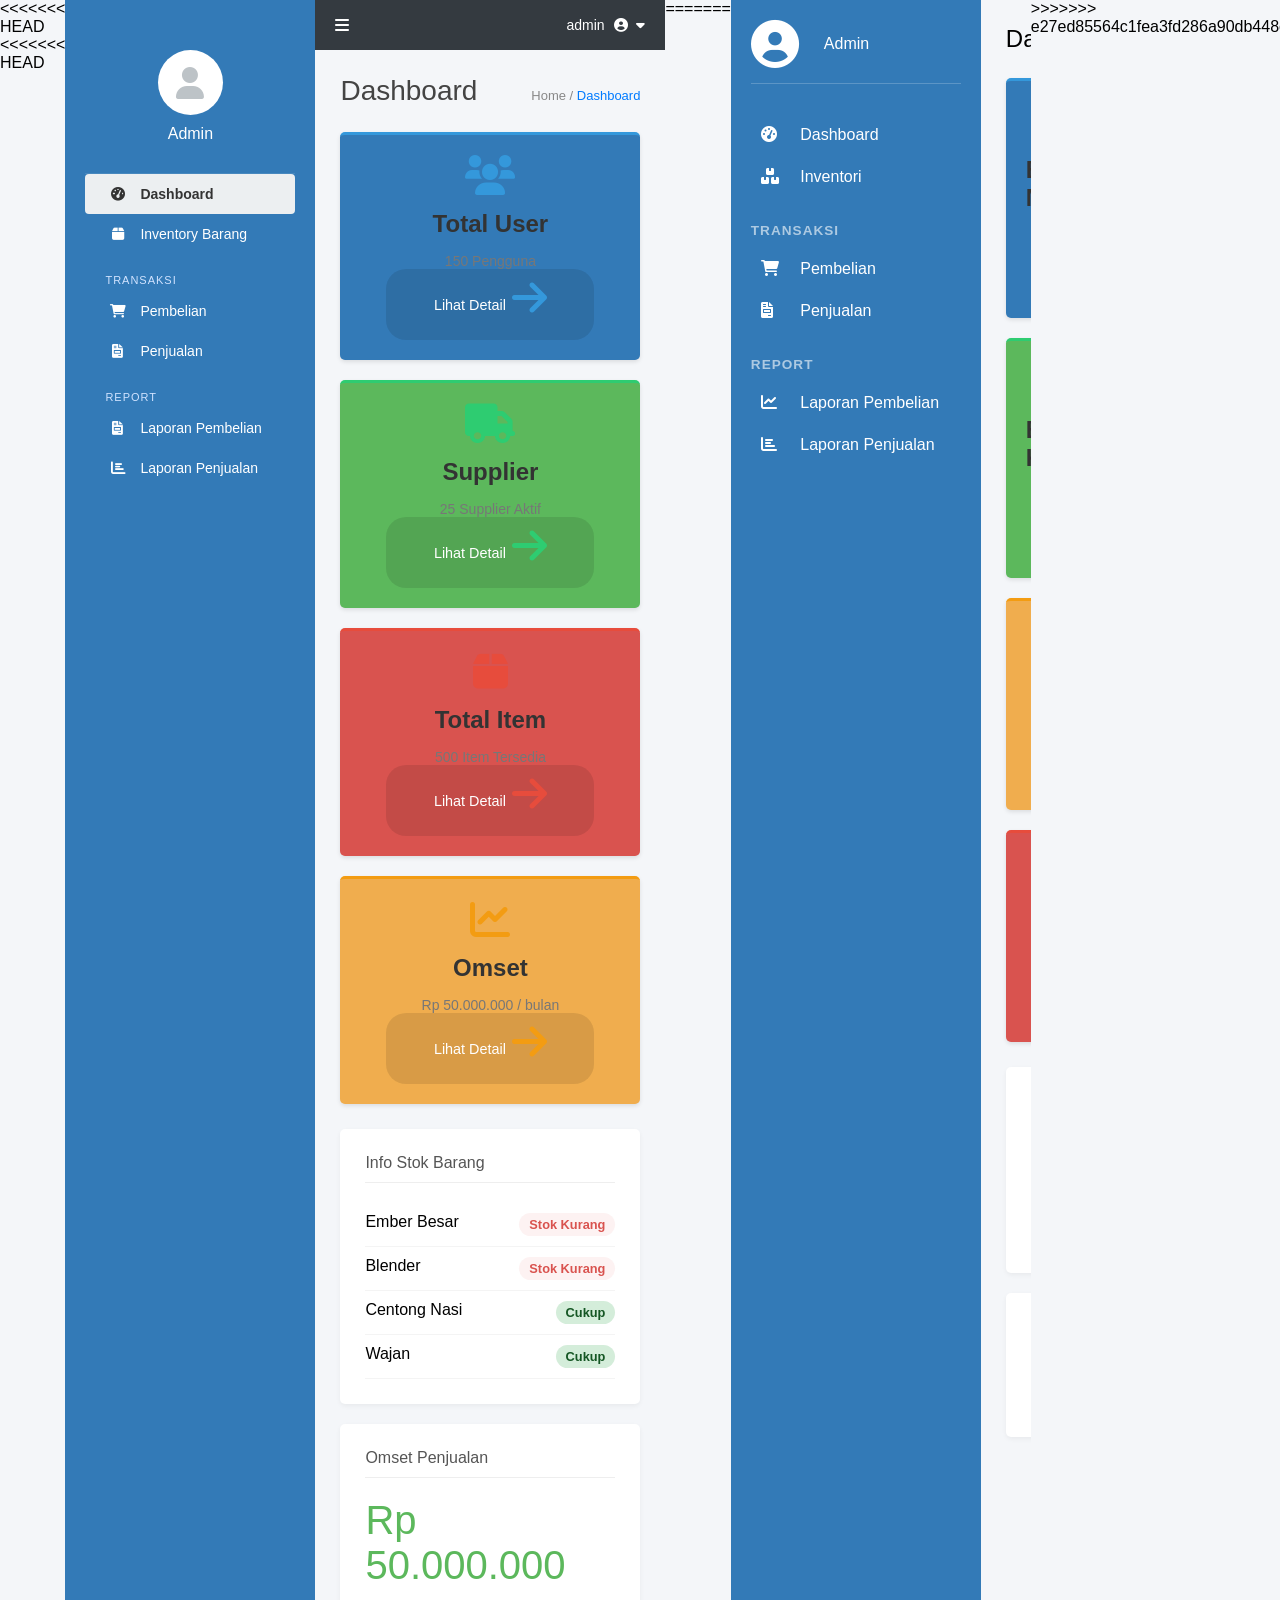
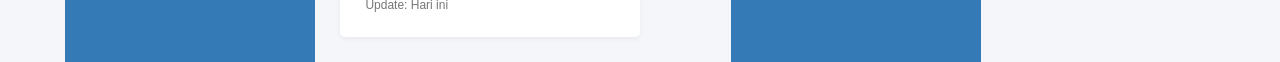
<file: index.html>
<!DOCTYPE html>
<<<<<<< HEAD
<html lang="id">
<head>
    <meta charset="UTF-8">
    <meta name="viewport" content="width=device-width, initial-scale=1.0">
    <title>Admin Dashboard - Sistem Inventaris</title>
    <link rel="stylesheet" href="https://cdnjs.cloudflare.com/ajax/libs/font-awesome/6.0.0/css/all.min.css">
    
    <style>
        * { margin: 0; padding: 0; box-sizing: border-box; font-family: 'Segoe UI', Roboto, Helvetica, Arial, sans-serif; }
        body { display: flex; background-color: #f4f6f9; min-height: 100vh; overflow-x: hidden; }
        
        /* SIDEBAR STYLING */
        .sidebar { width: 260px; background-color: #3b82f6; color: white; flex-shrink: 0; transition: all 0.3s; }
        .profile-box { padding: 30px 20px; text-align: center; border-bottom: 1px solid rgba(255,255,255,0.1); }
        .avatar-circle { width: 65px; height: 65px; background: white; border-radius: 50%; margin: 0 auto 10px; display: flex; align-items: center; justify-content: center; color: #bdc3c7; font-size: 32px; }
        
        .sidebar nav a { display: flex; align-items: center; padding: 12px 20px; color: white; text-decoration: none; font-size: 14px; transition: 0.2s; }
        .sidebar nav a i { margin-right: 12px; width: 20px; text-align: center; }
        .sidebar nav a:hover { background-color: rgba(255,255,255,0.1); }
        .sidebar nav a.active { background-color: #eceff1; color: #333; font-weight: 600; }
        
        .section-label { padding: 20px 20px 5px; font-size: 11px; text-transform: uppercase; letter-spacing: 1px; color: #d1e3ff; }
        
        /* MAIN CONTENT STYLING */
        .main-wrapper { flex-grow: 1; display: flex; flex-direction: column; }
        header { height: 50px; background-color: #343a40; display: flex; align-items: center; justify-content: space-between; padding: 0 20px; color: white; }
        .content-area { padding: 25px; }
        
        .page-title { display: flex; justify-content: space-between; align-items: baseline; margin-bottom: 25px; }
        .page-title h1 { font-weight: 400; font-size: 28px; color: #444; }
        .breadcrumb { font-size: 13px; color: #888; }
        .breadcrumb span { color: #007bff; }
        
        /* DASHBOARD CARDS */
        .card-container { display: grid; grid-template-columns: repeat(auto-fit, minmax(250px, 1fr)); gap: 20px; margin-bottom: 25px; }
        .card { background: white; border-radius: 5px; box-shadow: 0 0 15px rgba(0,0,0,0.05); border-top: 3px solid #d2d6de; padding: 20px; transition: 0.3s; }
        .card:hover { transform: translateY(-5px); box-shadow: 0 5px 20px rgba(0,0,0,0.1); }
        .card.blue { border-top-color: #3498db; }
        .card.green { border-top-color: #2ecc71; }
        .card.red { border-top-color: #e74c3c; }
        .card.orange { border-top-color: #f39c12; }
        
        .card h3 { font-size: 18px; color: #333; margin-bottom: 10px; }
        .card p { font-size: 14px; color: #777; }
        .card i { font-size: 40px; margin-bottom: 15px; }
        .card.blue i { color: #3498db; }
        .card.green i { color: #2ecc71; }
        .card.red i { color: #e74c3c; }
        .card.orange i { color: #f39c12; }
        
        .more-info-btn { display: inline-block; margin-top: 15px; color: #3b82f6; text-decoration: none; font-size: 14px; }
        .more-info-btn:hover { text-decoration: underline; }
        
        /* INFO PANELS */
        .info-container { display: grid; grid-template-columns: repeat(auto-fit, minmax(300px, 1fr)); gap: 20px; }
        .info-panel { background: white; border-radius: 5px; box-shadow: 0 0 15px rgba(0,0,0,0.05); padding: 20px; }
        .info-panel h3 { font-size: 16px; color: #333; margin-bottom: 15px; border-bottom: 2px solid #f4f4f4; padding-bottom: 10px; }
        .info-panel ul { list-style: none; }
        .info-panel li { display: flex; justify-content: space-between; padding: 10px 0; border-bottom: 1px solid #f4f4f4; }
        .stok-status { font-size: 12px; padding: 4px 8px; border-radius: 4px; }
        .stok-status.kurang { background-color: #f8d7da; color: #721c24; }
        .stok-status.cukup { background-color: #d4edda; color: #155724; }
        .omset-value { font-size: 24px; color: #2ecc71; font-weight: bold; }
=======
<html lang="en">
<head>
    <meta charset="UTF-8">
    <meta name="viewport" content="width=device-width, initial-scale=1.0">
    <title>Sistem Inventori Barang</title>
    <link rel="stylesheet" href="https://cdnjs.cloudflare.com/ajax/libs/font-awesome/6.0.0/css/all.min.css">
    
    <style>
        body {
            font-family: 'Segoe UI', Arial, sans-serif;
            margin: 0;
            padding: 0;
            display: flex;
            height: 100vh;
            background-color: #f4f4f4;
        }

        .sidebar {
            width: 250px;
            background-color: #337ab7;
            color: #fff;
            padding: 20px;
            box-sizing: border-box;
            flex-shrink: 0;
        }

        .admin-profile {
            display: flex;
            align-items: center;
            margin-bottom: 30px;
            padding-bottom: 15px;
            border-bottom: 1px solid rgba(255, 255, 255, 0.2);
        }

        .admin-profile i {
            font-size: 3rem;
            margin-right: 15px;
        }

        .sidebar a {
            display: block;
            color: #fff;
            text-decoration: none;
            padding: 12px 10px;
            border-radius: 4px;
            transition: background-color 0.3s;
        }

        .sidebar a i:first-child {
            width: 25px;
            margin-right: 10px;
        }

        .sidebar a:hover {
            background-color: rgba(255, 255, 255, 0.1);
        }

        .sidebar h3 {
            margin-top: 25px;
            margin-bottom: 10px;
            font-size: 0.85rem;
            text-transform: uppercase;
            letter-spacing: 1px;
            color: rgba(255, 255, 255, 0.6);
        }

        .main-content {
            flex: 1;
            padding: 25px;
            box-sizing: border-box;
            overflow-y: auto;
        }

        .header {
            display: flex;
            justify-content: space-between;
            align-items: center;
            margin-bottom: 25px;
        }

        .header h2 {
            margin: 0;
            font-weight: 400;
        }

        .user-info {
            display: flex;
            align-items: center;
        }

        .user-info i {
            font-size: 1.5rem;
            margin-left: 10px;
            color: #888;
        }

        .card-container {
            display: flex;
            gap: 20px;
            margin-bottom: 25px;
            flex-wrap: wrap; 
        }

        .card {
            flex: 1;
            min-width: 200px;
            padding: 20px;
            color: #fff;
            border-radius: 5px;
            position: relative;
            box-shadow: 0 2px 4px rgba(0,0,0,0.1);
            display: flex;
            flex-direction: column;
            align-items: center;
        }

        .main-card-icon {
            font-size: 3rem; 
            margin-bottom: 15px;
            opacity: 0.3;
        }

        .card h3 {
            margin: 0 0 15px 0;
            font-weight: 600;
            font-size: 1.5rem;
        }

        .card.blue { background-color: #337ab7; }
        .card.green { background-color: #5cb85c; }
        .card.red { background-color: #d9534f; }
        .card.orange { background-color: #f0ad4e; }

        .more-info-btn {
            color: #fff;
            text-decoration: none;
            font-size: 0.9rem;
            margin-top: auto;
            display: flex;
            align-items: center;
            justify-content: center;
            gap: 6px;
            background-color: rgba(0, 0, 0, 0.1); 
            padding: 8px 15px;
            border-radius: 20px;
            width: 80%;
            transition: background-color 0.3s;
        }

        .more-info-btn:hover {
            background-color: rgba(0, 0, 0, 0.2);
        }

        .small-arrow {
            font-size: 0.9rem;
        }

        .info-container {
            display: flex;
            gap: 20px;
            flex-wrap: wrap;
        }

        .info-panel {
            flex: 1;
            min-width: 300px;
            background-color: #fff;
            padding: 25px;
            border-radius: 5px;
            box-shadow: 0 2px 5px rgba(0, 0, 0, 0.05);
        }

        .info-panel h3 {
            margin-top: 0;
            margin-bottom: 20px;
            font-weight: 400;
            color: #555;
            border-bottom: 1px solid #eee;
            padding-bottom: 10px;
        }

        .info-stock ul {
            list-style: none;
            padding: 0;
            margin: 0;
        }

        .info-stock li {
            padding: 15px 0;
            border-bottom: 1px solid #eee;
            display: flex;
            justify-content: space-between;
            align-items: center;
        }

        .info-stock li:last-child {
            border-bottom: none;
        }

        .stok-status {
            font-size: 0.8rem;
            padding: 4px 10px;
            border-radius: 12px;
            font-weight: bold;
        }

        .stok-status.kurang {
            background-color: #fdf2f2;
            color: #d9534f;
        }

        .omset-value {
            font-size: 2.5rem;
            color: #5cb85c;
            margin: 10px 0 0 0;
            font-weight: 300;
        }
>>>>>>> e27ed85564c1fea3fd286a90db448e10c9854435
    </style>
</head>
<body>

<<<<<<< HEAD
    <aside class="sidebar">
        <div class="profile-box">
            <div class="avatar-circle"><i class="fa fa-user"></i></div>
            <p>Admin</p>
        </div>
        
        <nav>
            <!-- Link Dashboard (Active) -->
            <a href="index.html" class="active"><i class="fa fa-tachometer-alt"></i> Dashboard</a>
            
            <!-- Link Inventory Barang -->
            <a href="Barang.html"><i class="fa fa-box"></i> Inventory Barang</a>
            
            <div class="section-label">Transaksi</div>
            <a href="#"><i class="fa fa-shopping-cart"></i> Pembelian</a>
            <a href="#"><i class="fa fa-file-invoice"></i> Penjualan</a>
            
            <div class="section-label">Report</div>
            <!-- Link Laporan Pembelian -->
            <a href="LaporanPembelian.html"><i class="fa fa-file-invoice"></i> Laporan Pembelian</a>
            <!-- Link Laporan Penjualan -->
            <a href="LaporanPenjualan.html"><i class="fa fa-chart-bar"></i> Laporan Penjualan</a>
        </nav>
    </aside>

    <div class="main-wrapper">
        <header>
            <i class="fa fa-bars" style="cursor: pointer;"></i>
            <div style="font-size: 14px;">
                admin <i class="fa fa-user-circle" style="margin: 0 5px;"></i> <i class="fa fa-caret-down"></i>
            </div>
        </header>

        <section class="content-area">
            <div class="page-title">
                <h1>Dashboard</h1>
                <div class="breadcrumb">Home / <span>Dashboard</span></div>
            </div>

            <!-- Dashboard Cards -->
            <div class="card-container">
                <div class="card blue">
                    <i class="fas fa-users"></i>
                    <h3>Total User</h3>
                    <p>150 Pengguna</p>
                    <a href="#" class="more-info-btn">Lihat Detail <i class="fas fa-arrow-right"></i></a>
                </div>

                <div class="card green">
                    <i class="fas fa-truck"></i>
                    <h3>Supplier</h3>
                    <p>25 Supplier Aktif</p>
                    <a href="#" class="more-info-btn">Lihat Detail <i class="fas fa-arrow-right"></i></a>
                </div>

                <div class="card red">
                    <i class="fas fa-box"></i>
                    <h3>Total Item</h3>
                    <p>500 Item Tersedia</p>
                    <a href="Barang.html" class="more-info-btn">Lihat Detail <i class="fas fa-arrow-right"></i></a>
                </div>

                <div class="card orange">
                    <i class="fas fa-chart-line"></i>
                    <h3>Omset</h3>
                    <p>Rp 50.000.000 / bulan</p>
                    <a href="LaporanPenjualan.html" class="more-info-btn">Lihat Detail <i class="fas fa-arrow-right"></i></a>
                </div>
            </div>

            <!-- Info Panels -->
            <div class="info-container">
                <div class="info-panel">
                    <h3>Info Stok Barang</h3>
                    <ul>
                        <li>
                            <span>Ember Besar</span>
                            <span class="stok-status kurang">Stok Kurang</span>
                        </li>
                        <li>
                            <span>Blender</span>
                            <span class="stok-status kurang">Stok Kurang</span>
                        </li>
                        <li>
                            <span>Centong Nasi</span>
                            <span class="stok-status cukup">Cukup</span>
                        </li>
                        <li>
                            <span>Wajan</span>
                            <span class="stok-status cukup">Cukup</span>
                        </li>
                    </ul>
                </div>

                <div class="info-panel">
                    <h3>Omset Penjualan</h3>
                    <p class="omset-value">Rp 50.000.000</p>
                    <p style="font-size: 12px; color: #777; margin-top: 10px;">Update: Hari ini</p>
                </div>
            </div>
        </section>
    </div>

</body>
</html>
=======
    <div class="sidebar">
        <div class="admin-profile">
            <i class="fas fa-user-circle"></i>
            <a href="#">Admin</a>
        </div>
        
        <a href="#"><i class="fas fa-tachometer-alt"></i> Dashboard</a>
        <a href="inventoriBarang.html"><i class="fas fa-boxes-stacked"></i> Inventori</a>
        
        <h3>Transaksi</h3>
        <a href="#"><i class="fas fa-shopping-cart"></i> Pembelian</a>
        <a href="Penjualan.html"><i class="fas fa-file-invoice"></i> Penjualan</a>
        
        <h3>Report</h3>
        <a href="LaporanPembelian.html"><i class="fas fa-chart-line"></i> Laporan Pembelian</a>
        <a href="LaporanPenjualan.html"><i class="fas fa-chart-bar"></i> Laporan Penjualan</a>
    </div>

    <div class="main-content">
        <div class="header">
            <h2>Dashboard</h2>
            <div class="user-info">
                <span>admin</span>
                <i class="fas fa-user-circle"></i>
            </div>
        </div>

        <div class="card-container">
            <div class="card blue">
                <i class="fas fa-file-import main-card-icon"></i>
                <h3>Barang Masuk</h3>
                <a href="Pembelian.html" class="more-info-btn">
                    <span>More info</span>
                    <i class="fas fa-arrow-circle-right small-arrow"></i>
                </a>
            </div>

            <div class="card green">
                <i class="fas fa-file-export main-card-icon"></i>
                <h3>Barang Keluar</h3>
                <a href="Penjualan.html" class="more-info-btn">
                    <span>More info</span>
                    <i class="fas fa-arrow-circle-right small-arrow"></i>
                </a>
            </div>

            <div class="card orange">
                <i class="fas fa-warehouse main-card-icon"></i>
                <h3>Inventori</h3>
                <a href="inventoriBarang.html" class="more-info-btn">
                    <span>More info</span>
                    <i class="fas fa-arrow-circle-right small-arrow"></i>
                </a>
            </div>

            <div class="card red">
                <i class="fas fa-file-contract main-card-icon"></i>
                <h3>Laporan</h3>
                <a href="#" class="more-info-btn">
                    <span>More info</span>
                    <i class="fas fa-arrow-circle-right small-arrow"></i>
                </a>
            </div>
        </div>

        <div class="info-container">
            <div class="info-panel info-stock">
                <h3>Info Stok Barang</h3>
                <ul>
                    <li><span>Ember besar</span> <span class="stok-status kurang">Stok Kurang</span></li>
                    <li><span>Blender</span> <span class="stok-status kurang">Stok Kurang</span></li>
                </ul>
            </div>

            <div class="info-panel omset-penjualan">
                <h3>Omset Penjualan</h3>
                <p class="omset-value">Rp 500.00</p>
            </div>
        </div>
    </div>

    <script>
        function toggleDropdown() {
            var dropdown = document.getElementById("adminMenu");
            if (dropdown) {
                dropdown.style.display = (dropdown.style.display === "block") ? "none" : "block";
            }
        }
    </script>
</body>
</html>
>>>>>>> e27ed85564c1fea3fd286a90db448e10c9854435
</file>
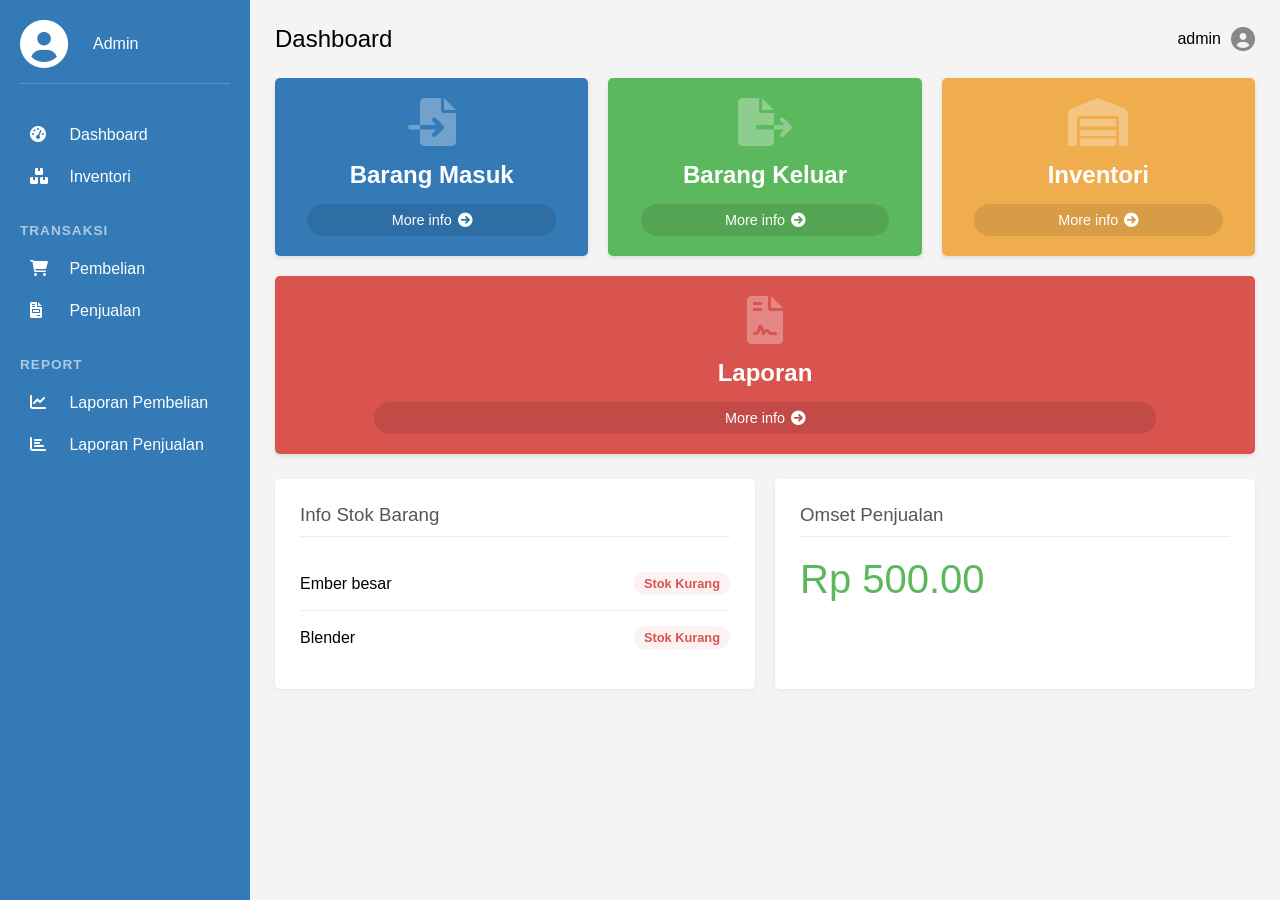
<file: Dashboard.html>
<!DOCTYPE html>
<html lang="en">
<head>
    <meta charset="UTF-8">
    <meta name="viewport" content="width=device-width, initial-scale=1.0">
    <title>Sistem Inventori Barang</title>
    <link rel="stylesheet" href="https://cdnjs.cloudflare.com/ajax/libs/font-awesome/6.0.0/css/all.min.css">
    
    <style>
        body {
            font-family: 'Segoe UI', Arial, sans-serif;
            margin: 0;
            padding: 0;
            display: flex;
            height: 100vh;
            background-color: #f4f4f4;
        }

        .sidebar {
            width: 250px;
            background-color: #337ab7;
            color: #fff;
            padding: 20px;
            box-sizing: border-box;
            flex-shrink: 0;
        }

        .admin-profile {
            display: flex;
            align-items: center;
            margin-bottom: 30px;
            padding-bottom: 15px;
            border-bottom: 1px solid rgba(255, 255, 255, 0.2);
        }

        .admin-profile i {
            font-size: 3rem;
            margin-right: 15px;
        }

        .sidebar a {
            display: block;
            color: #fff;
            text-decoration: none;
            padding: 12px 10px;
            border-radius: 4px;
            transition: background-color 0.3s;
        }

        .sidebar a i:first-child {
            width: 25px;
            margin-right: 10px;
        }

        .sidebar a:hover {
            background-color: rgba(255, 255, 255, 0.1);
        }

        .sidebar h3 {
            margin-top: 25px;
            margin-bottom: 10px;
            font-size: 0.85rem;
            text-transform: uppercase;
            letter-spacing: 1px;
            color: rgba(255, 255, 255, 0.6);
        }

        .main-content {
            flex: 1;
            padding: 25px;
            box-sizing: border-box;
            overflow-y: auto;
        }

        .header {
            display: flex;
            justify-content: space-between;
            align-items: center;
            margin-bottom: 25px;
        }

        .header h2 {
            margin: 0;
            font-weight: 400;
        }

        .user-info {
            display: flex;
            align-items: center;
        }

        .user-info i {
            font-size: 1.5rem;
            margin-left: 10px;
            color: #888;
        }

        .card-container {
            display: flex;
            gap: 20px;
            margin-bottom: 25px;
            flex-wrap: wrap;
        }

        .card {
            flex: 1;
            min-width: 200px;
            padding: 20px;
            color: #fff;
            border-radius: 5px;
            position: relative;
            box-shadow: 0 2px 4px rgba(0,0,0,0.1);
            display: flex;
            flex-direction: column;
            align-items: center;
        }

        .main-card-icon {
            font-size: 3rem; 
            margin-bottom: 15px;
            opacity: 0.3;
        }

        .card h3 {
            margin: 0 0 15px 0;
            font-weight: 600;
            font-size: 1.5rem;
        }

        .card.blue { background-color: #337ab7; }
        .card.green { background-color: #5cb85c; }
        .card.red { background-color: #d9534f; }
        .card.orange { background-color: #f0ad4e; }

        .more-info-btn {
            color: #fff;
            text-decoration: none;
            font-size: 0.9rem;
            margin-top: auto;
            display: flex;
            align-items: center;
            justify-content: center;
            gap: 6px;
            background-color: rgba(0, 0, 0, 0.1); 
            padding: 8px 15px;
            border-radius: 20px;
            width: 80%;
            transition: background-color 0.3s;
        }

        .more-info-btn:hover {
            background-color: rgba(0, 0, 0, 0.2);
        }

        .small-arrow {
            font-size: 0.9rem;
        }

        .info-container {
            display: flex;
            gap: 20px;
            flex-wrap: wrap;
        }

        .info-panel {
            flex: 1;
            min-width: 300px;
            background-color: #fff;
            padding: 25px;
            border-radius: 5px;
            box-shadow: 0 2px 5px rgba(0, 0, 0, 0.05);
        }

        .info-panel h3 {
            margin-top: 0;
            margin-bottom: 20px;
            font-weight: 400;
            color: #555;
            border-bottom: 1px solid #eee;
            padding-bottom: 10px;
        }

        .info-stock ul {
            list-style: none;
            padding: 0;
            margin: 0;
        }

        .info-stock li {
            padding: 15px 0;
            border-bottom: 1px solid #eee;
            display: flex;
            justify-content: space-between;
            align-items: center;
        }

        .info-stock li:last-child {
            border-bottom: none;
        }

        .stok-status {
            font-size: 0.8rem;
            padding: 4px 10px;
            border-radius: 12px;
            font-weight: bold;
        }

        .stok-status.kurang {
            background-color: #fdf2f2;
            color: #d9534f;
        }

        .omset-value {
            font-size: 2.5rem;
            color: #5cb85c;
            margin: 10px 0 0 0;
            font-weight: 300;
        }
    </style>
</head>
<body>

    <div class="sidebar">
        <div class="admin-profile">
            <i class="fas fa-user-circle"></i>
            <a href="Admin">Admin</a>
        </div>
        
        <a href="Dashboard"><i class="fas fa-tachometer-alt"></i> Dashboard</a>
        <a href="inventoriBarang.html"><i class="fas fa-boxes-stacked"></i> Inventori</a>
        
        <h3>Transaksi</h3>
        <a href="Pembelian.html"><i class="fas fa-shopping-cart"></i> Pembelian</a>
        <a href="Penjualan.html"><i class="fas fa-file-invoice"></i> Penjualan</a>
        
        <h3>Report</h3>
        <a href="LaporanPembelian.html"><i class="fas fa-chart-line"></i> Laporan Pembelian</a>
        <a href="LaporanPenjualan.html"><i class="fas fa-chart-bar"></i> Laporan Penjualan</a>
    </div>

    <div class="main-content">
        <div class="header">
            <h2>Dashboard</h2>
            <div class="user-info">
                <span>admin</span>
                <i class="fas fa-user-circle"></i>
            </div>
        </div>

        <div class="card-container">
            <div class="card blue">
                <i class="fas fa-file-import main-card-icon"></i>
                <h3>Barang Masuk</h3>
                <a href="Pembelian.html" class="more-info-btn">
                    <span>More info</span>
                    <i class="fas fa-arrow-circle-right small-arrow"></i>
                </a>
            </div>

            <div class="card green">
                <i class="fas fa-file-export main-card-icon"></i>
                <h3>Barang Keluar</h3>
                <a href="Penjualan.html" class="more-info-btn">
                    <span>More info</span>
                    <i class="fas fa-arrow-circle-right small-arrow"></i>
                </a>
            </div>

            <div class="card orange">
                <i class="fas fa-warehouse main-card-icon"></i>
                <h3>Inventori</h3>
                <a href="inventoriBarang.html" class="more-info-btn">
                    <span>More info</span>
                    <i class="fas fa-arrow-circle-right small-arrow"></i>
                </a>
            </div>

            <div class="card red">
                <i class="fas fa-file-contract main-card-icon"></i>
                <h3>Laporan</h3>
                <a href="#" class="more-info-btn">
                    <span>More info</span>
                    <i class="fas fa-arrow-circle-right small-arrow"></i>
                </a>
            </div>
        </div>

        <div class="info-container">
            <div class="info-panel info-stock">
                <h3>Info Stok Barang</h3>
                <ul>
                    <li><span>Ember besar</span> <span class="stok-status kurang">Stok Kurang</span></li>
                    <li><span>Blender</span> <span class="stok-status kurang">Stok Kurang</span></li>
                </ul>
            </div>

            <div class="info-panel omset-penjualan">
                <h3>Omset Penjualan</h3>
                <p class="omset-value">Rp 500.00</p>
            </div>
        </div>
    </div>

    <script>
        function toggleDropdown() {
            var dropdown = document.getElementById("adminMenu");
            if (dropdown) {
                dropdown.style.display = (dropdown.style.display === "block") ? "none" : "block";
            }
        }
    </script>
</body>
</html>
</file>
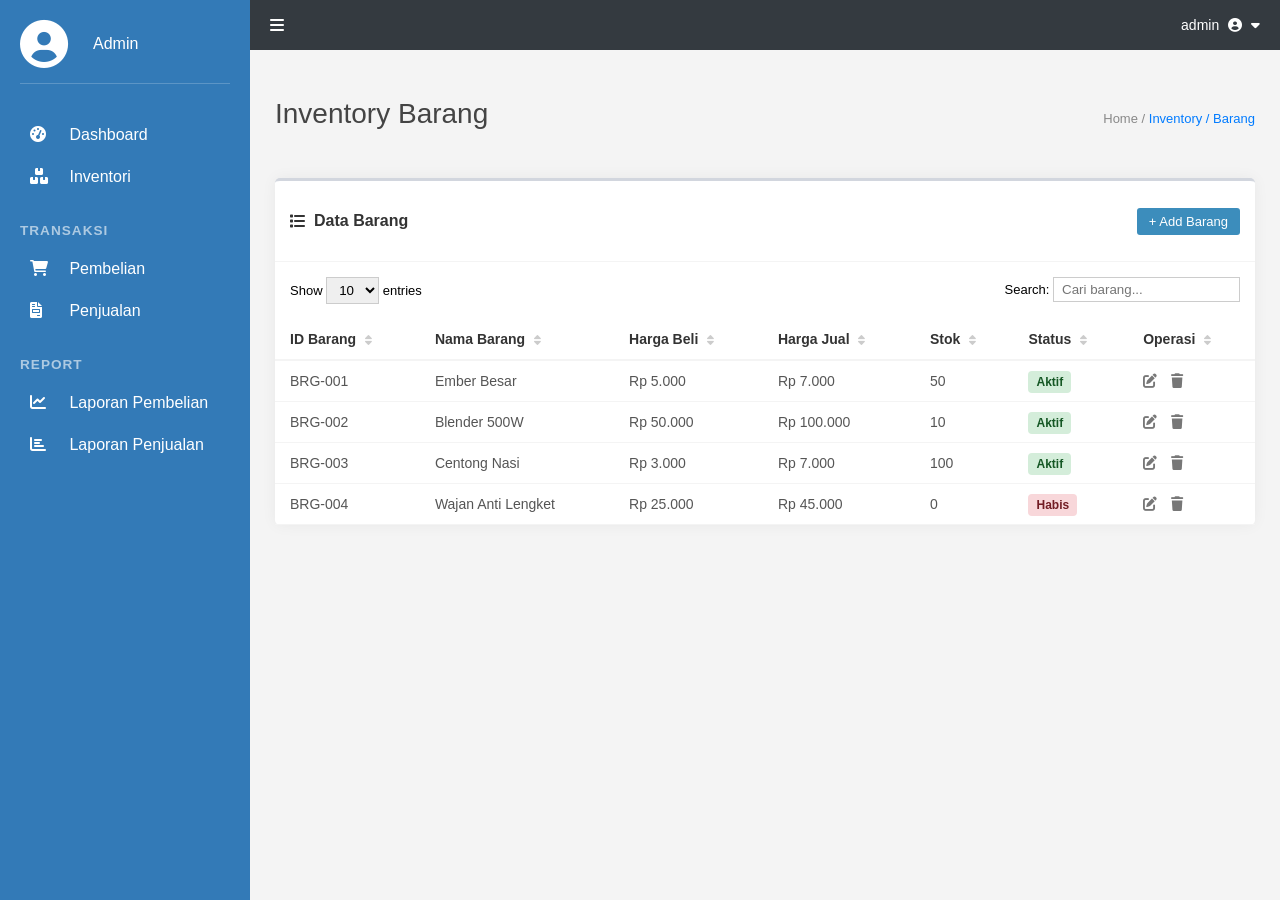
<file: inventoriBarang.html>
<!DOCTYPE html>
<html lang="id">
<head>
    <meta charset="UTF-8">
    <meta name="viewport" content="width=device-width, initial-scale=1.0">
    <title>Sistem Inventaris - Data Barang</title>
    <link rel="stylesheet" href="https://cdnjs.cloudflare.com/ajax/libs/font-awesome/6.0.0/css/all.min.css">
    
    <style>
        body {
            font-family: 'Segoe UI', Arial, sans-serif;
            margin: 0;
            padding: 0;
            display: flex;
            height: 100vh;
            background-color: #f4f4f4;
        }

        .sidebar {
            width: 250px;
            background-color: #337ab7;
            color: #fff;
            padding: 20px;
            box-sizing: border-box;
            flex-shrink: 0;
        }

        .admin-profile {
            display: flex;
            align-items: center;
            margin-bottom: 30px;
            padding-bottom: 15px;
            border-bottom: 1px solid rgba(255, 255, 255, 0.2);
        }

        .admin-profile i {
            font-size: 3rem;
            margin-right: 15px;
        }

        .sidebar a {
            display: block;
            color: #fff;
            text-decoration: none;
            padding: 12px 10px;
            border-radius: 4px;
            transition: background-color 0.3s;
        }

        .sidebar a i:first-child {
            width: 25px;
            margin-right: 10px;
        }

        .sidebar a:hover {
            background-color: rgba(255, 255, 255, 0.1);
        }

        .sidebar h3 {
            margin-top: 25px;
            margin-bottom: 10px;
            font-size: 0.85rem;
            text-transform: uppercase;
            letter-spacing: 1px;
            color: rgba(255, 255, 255, 0.6);
        }
        .main-wrapper { flex-grow: 1; display: flex; flex-direction: column; }
        header { height: 50px; background-color: #343a40; display: flex; align-items: center; justify-content: space-between; padding: 0 20px; color: white; }
        .content-area { padding: 25px; }
        
        .page-title { display: flex; justify-content: space-between; align-items: baseline; margin-bottom: 25px; }
        .page-title h1 { font-weight: 400; font-size: 28px; color: #444; }
        .breadcrumb { font-size: 13px; color: #888; }
        .breadcrumb span { color: #007bff; }
        
        .card { background: white; border-radius: 5px; box-shadow: 0 0 15px rgba(0,0,0,0.05); border-top: 3px solid #d2d6de; }
        .card-header { padding: 15px; border-bottom: 1px solid #f4f4f4; display: flex; justify-content: space-between; align-items: center; }
        .card-header h3 { font-size: 16px; color: #333; display: flex; align-items: center; gap: 8px; }
        
        .btn-blue { background-color: #3c8dbc; color: white; border: none; padding: 6px 12px; border-radius: 3px; cursor: pointer; font-size: 13px; }
        .btn-blue:hover { background-color: #367fa9; }
        
        .table-filter { padding: 15px; display: flex; justify-content: space-between; font-size: 13px; }
        .table-filter input, .table-filter select { border: 1px solid #ccc; padding: 4px 8px; outline: none; }
        
        table { width: 100%; border-collapse: collapse; }
        th { text-align: left; padding: 12px 15px; border-bottom: 2px solid #f4f4f4; font-size: 14px; color: #333; cursor: pointer; }
        th i { font-size: 11px; color: #ccc; margin-left: 5px; }
        td { padding: 12px 15px; border-bottom: 1px solid #f4f4f4; font-size: 14px; color: #555; }
        tr:hover { background-color: #f9f9f9; }
        
        .opsi-icons i { margin-right: 10px; cursor: pointer; color: #777; }
        .opsi-icons i:hover { color: #333; }
        
        .status-badge { padding: 4px 8px; border-radius: 4px; font-size: 12px; font-weight: bold; }
        .status-aktif { background-color: #d4edda; color: #155724; }
        .status-habis { background-color: #f8d7da; color: #721c24; }
    </style>
</head>
<body>

    <aside class="sidebar">
        <div class="admin-profile">
            <i class="fas fa-user-circle"></i>
            <a href="Admin">Admin</a>
        </div>
        
        <nav>
        <a href="Dashboard.html"><i class="fas fa-tachometer-alt"></i> Dashboard</a>
        <a href="inventoriBarang.html"><i class="fas fa-boxes-stacked"></i> Inventori</a>
        
        <h3>Transaksi</h3>
        <a href="Pembelian.html"><i class="fas fa-shopping-cart"></i> Pembelian</a>
        <a href="Penjualan.html"><i class="fas fa-file-invoice"></i> Penjualan</a>
        
        <h3>Report</h3>
        <a href="LaporanPembelian.html"><i class="fas fa-chart-line"></i> Laporan Pembelian</a>
        <a href="LaporanPenjualan.html"><i class="fas fa-chart-bar"></i> Laporan Penjualan</a>
        </nav>
    </aside>

    <div class="main-wrapper">
        <header>
            <i class="fa fa-bars" style="cursor: pointer;"></i>
            <div style="font-size: 14px;">
                admin <i class="fa fa-user-circle" style="margin: 0 5px;"></i> <i class="fa fa-caret-down"></i>
            </div>
        </header>

        <section class="content-area">
            <div class="page-title">
                <h1>Inventory Barang</h1>
                <div class="breadcrumb">Home / <span>Inventory / Barang</span></div>
            </div>

            <div class="card">
                <div class="card-header">
                    <h3><i class="fa fa-list"></i> Data Barang</h3>
                    <button class="btn-blue" onclick="alert('Tambah Barang diklik!')">+ Add Barang</button>
                </div>

                <div class="table-filter">
                    <div>
                        Show 
                        <select>
                            <option>10</option>
                            <option>25</option>
                            <option>50</option>
                        </select> 
                        entries
                    </div>
                    <div>
                        Search: <input type="text" placeholder="Cari barang...">
                    </div>
                </div>

                <table>
                    <thead>
                        <tr>
                            <th>ID Barang <i class="fa fa-sort"></i></th>
                            <th>Nama Barang <i class="fa fa-sort"></i></th>
                            <th>Harga Beli <i class="fa fa-sort"></i></th>
                            <th>Harga Jual <i class="fa fa-sort"></i></th>
                            <th>Stok <i class="fa fa-sort"></i></th>
                            <th>Status <i class="fa fa-sort"></i></th>
                            <th>Operasi <i class="fa fa-sort"></i></th>
                        </tr>
                    </thead>
                    <tbody>
                        <tr>
                            <td>BRG-001</td>
                            <td>Ember Besar</td>
                            <td>Rp 5.000</td>
                            <td>Rp 7.000</td>
                            <td>50</td>
                            <td><span class="status-badge status-aktif">Aktif</span></td>
                            <td class="opsi-icons">
                                <i class="fa fa-edit" title="Edit"></i>
                                <i class="fa fa-trash" title="Hapus"></i>
                            </td>
                        </tr>
                        <tr>
                            <td>BRG-002</td>
                            <td>Blender 500W</td>
                            <td>Rp 50.000</td>
                            <td>Rp 100.000</td>
                            <td>10</td>
                            <td><span class="status-badge status-aktif">Aktif</span></td>
                            <td class="opsi-icons">
                                <i class="fa fa-edit" title="Edit"></i>
                                <i class="fa fa-trash" title="Hapus"></i>
                            </td>
                        </tr>
                        <tr>
                            <td>BRG-003</td>
                            <td>Centong Nasi</td>
                            <td>Rp 3.000</td>
                            <td>Rp 7.000</td>
                            <td>100</td>
                            <td><span class="status-badge status-aktif">Aktif</span></td>
                            <td class="opsi-icons">
                                <i class="fa fa-edit" title="Edit"></i>
                                <i class="fa fa-trash" title="Hapus"></i>
                            </td>
                        </tr>
                        <tr>
                            <td>BRG-004</td>
                            <td>Wajan Anti Lengket</td>
                            <td>Rp 25.000</td>
                            <td>Rp 45.000</td>
                            <td>0</td>
                            <td><span class="status-badge status-habis">Habis</span></td>
                            <td class="opsi-icons">
                                <i class="fa fa-edit" title="Edit"></i>
                                <i class="fa fa-trash" title="Hapus"></i>
                            </td>
                        </tr>
                    </tbody>
                </table>
            </div>
        </section>
    </div>

</body>
</html>
</file>
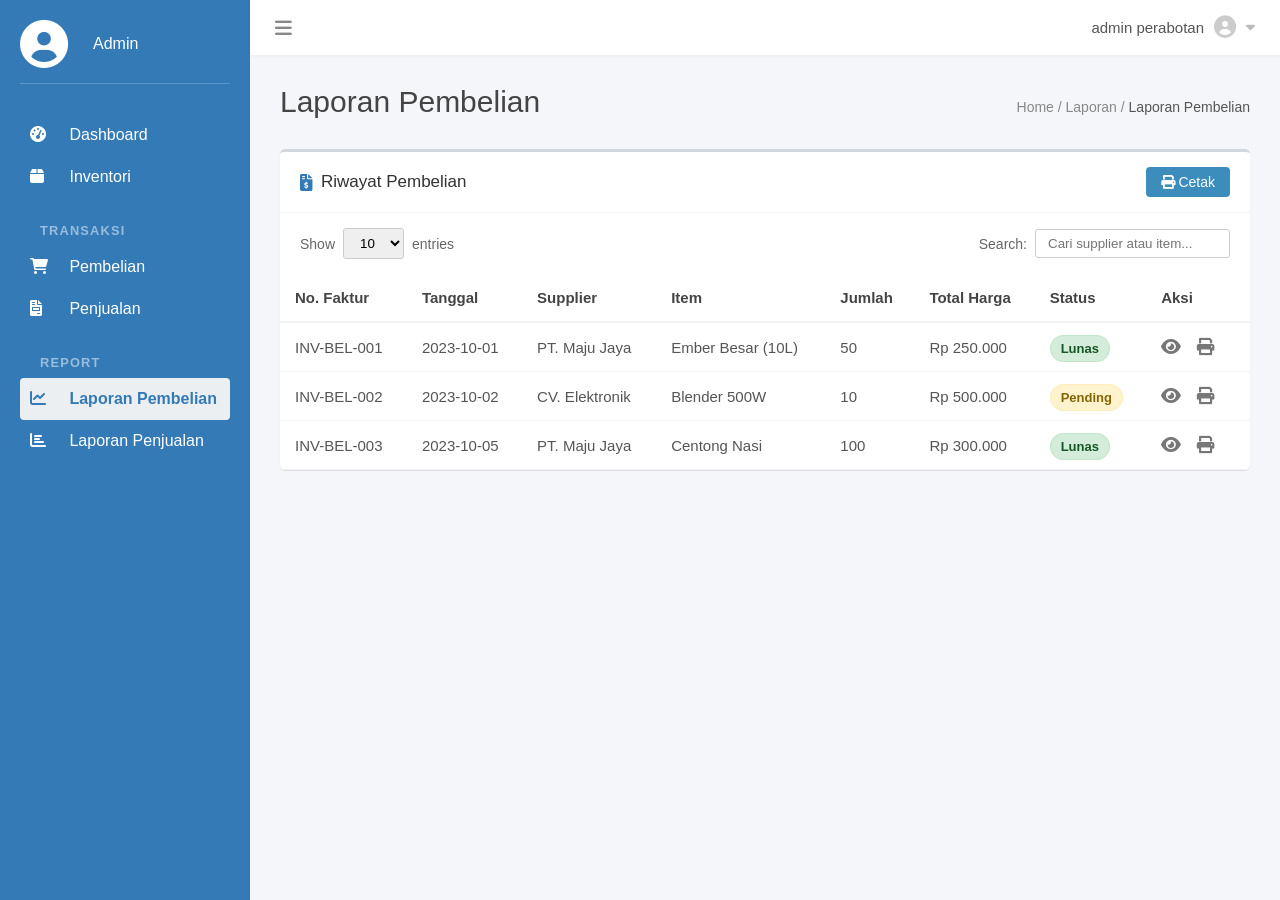
<file: LaporanPembelian.html>
<!DOCTYPE html>
<html lang="id">
<head>
    <meta charset="UTF-8">
    <meta name="viewport" content="width=device-width, initial-scale=1.0">
    <title>Laporan Pembelian</title>
    <link rel="stylesheet" href="https://cdnjs.cloudflare.com/ajax/libs/font-awesome/6.0.0/css/all.min.css">
    
    <style>
        * { margin: 0; padding: 0; box-sizing: border-box; font-family: 'Segoe UI', Arial, sans-serif; }
        body { display: flex; background-color: #f4f6f9; min-height: 100vh; overflow-x: hidden; }
        
        .sidebar {
            width: 250px;
            background-color: #337ab7;
            color: #fff;
            padding: 20px;
            box-sizing: border-box;
            flex-shrink: 0;
        }

        .admin-profile {
            display: flex;
            align-items: center;
            margin-bottom: 30px;
            padding-bottom: 15px;
            border-bottom: 1px solid rgba(255, 255, 255, 0.2);
        }

        .admin-profile i {
            font-size: 3rem;
            margin-right: 15px;
        }

        .sidebar a {
            display: block;
            color: #fff;
            text-decoration: none;
            padding: 12px 10px;
            border-radius: 4px;
            transition: background-color 0.3s;
        }

        .sidebar a i:first-child {
            width: 25px;
            margin-right: 10px;
        }

        .sidebar a:hover {
            background-color: rgba(255, 255, 255, 0.1);
        }

        .sidebar h3 {
            margin-top: 25px;
            margin-bottom: 10px;
            font-size: 0.85rem;
            text-transform: uppercase;
            letter-spacing: 1px;
            color: rgba(255, 255, 255, 0.6);
        }

        .sidebar nav a:hover { 
            background-color: rgba(0,0,0,0.1); 
            color: #fff;
        }

        .sidebar nav a.active { 
            background-color: #eceff1; 
            color: #337ab7; 
            font-weight: 600; 
        }
        
        .sidebar nav a.active i {
            color: #337ab7;
        }
        
        .section-label { 
            padding: 25px 20px 8px; 
            font-size: 0.8rem; 
            text-transform: uppercase; 
            letter-spacing: 1.2px; 
            color: rgba(255,255,255,0.5); /* Putih sangat pudar */
            font-weight: 600;
        }
        
        .main-wrapper { flex-grow: 1; display: flex; flex-direction: column; }
        
        header { 
            height: 55px; 
            background-color: #fff; /* Header putih */
            display: flex; 
            align-items: center; 
            justify-content: space-between; 
            padding: 0 25px; 
            color: #555; 
            box-shadow: 0 1px 4px rgba(0,0,0,0.05);
            z-index: 100;
        }
        
        header i.fa-bars {
            font-size: 1.2rem;
            color: #888;
        }
        
        .header-user-info {
            display: flex;
            align-items: center;
            gap: 10px;
            font-size: 15px;
        }
        
        .header-user-info i.fa-user-circle {
            font-size: 1.4rem;
            color: #ccc;
        }
        
        .header-user-info i.fa-caret-down {
            font-size: 0.9rem;
            color: #bbb;
        }

        .content-area { padding: 30px; }
        
        .page-title { display: flex; justify-content: space-between; align-items: baseline; margin-bottom: 30px; }
        .page-title h1 { font-weight: 400; font-size: 30px; color: #444; }
        
        .breadcrumb { font-size: 14px; color: #888; }
        .breadcrumb a { color: #888; text-decoration: none; }
        .breadcrumb a:hover { color: #337ab7; text-decoration: underline; }
        .breadcrumb span { color: #555; font-weight: 500; }
        
        .card { 
            background: white; 
            border-radius: 5px; 
            box-shadow: 0 1px 1px rgba(0,0,0,0.1); 
            border-top: 3px solid #d2d6de; /* Garis abu-abu atas */
            overflow: hidden;
        }

        .card-header { 
            padding: 15px 20px; 
            border-bottom: 1px solid #f4f4f4; 
            display: flex; 
            justify-content: space-between; 
            align-items: center; 
        }

        .card-header h3 { font-size: 17px; color: #333; display: flex; align-items: center; gap: 8px; font-weight: 500; }
        .card-header h3 i { color: #337ab7; }
        
        .btn-blue { 
            background-color: #3c8dbc; 
            color: white; 
            border: none; 
            padding: 7px 15px; 
            border-radius: 4px; 
            cursor: pointer; 
            font-size: 14px; 
            font-weight: 500;
            transition: 0.1s;
        }

        .btn-blue:hover { background-color: #367fa9; }
        
        .table-filter { padding: 15px 20px; display: flex; justify-content: space-between; align-items: center; font-size: 14px; color: #666; }
        .table-filter-group { display: flex; align-items: center; gap: 8px; }
        .table-filter input, .table-filter select { border: 1px solid #ccc; padding: 6px 12px; outline: none; border-radius: 3px; }
        
        table { width: 100%; border-collapse: collapse; }
        th { text-align: left; padding: 15px; border-bottom: 2px solid #f4f4f4; font-size: 15px; color: #444; cursor: pointer; font-weight: 600; white-space: nowrap;}
        th i { font-size: 12px; color: #bbb; margin-left: 8px; }
        
        td { padding: 15px; border-bottom: 1px solid #f4f4f4; font-size: 15px; color: #555; vertical-align: middle; }
        tr:hover td { background-color: #fcfcfc; }
        
        .opsi-icons i { margin-right: 12px; cursor: pointer; color: #777; font-size: 1.1rem;}
        .opsi-icons i:hover { color: #333; }
        
        .status-badge { padding: 5px 10px; border-radius: 20px; font-size: 13px; font-weight: 600; }
        .status-sukses { background-color: #d4edda; color: #155724; border: 1px solid #c3e6cb;}
        .status-warning { background-color: #fff3cd; color: #856404; border: 1px solid #ffeeba;}
    </style>
</head>
<body>

    <aside class="sidebar">
        <div class="admin-profile">
            <i class="fas fa-user-circle"></i>
            <a href="Admin">Admin</a>
        </div>
        
        <nav>
            <a href="Dashboard.html"><i class="fa fa-tachometer-alt"></i> Dashboard</a>
            
            <a href="inventoriBarang.html"><i class="fa fa-box"></i> Inventori</a>
            
            <div class="section-label">Transaksi</div>
            <a href="Pembelian.html"><i class="fa fa-shopping-cart"></i> Pembelian</a>
            <a href="Penjualan.html"><i class="fa fa-file-invoice"></i> Penjualan</a>
            
            <div class="section-label">Report</div>
            <a href="LaporanPembelian.html" class="active"><i class="fa fa-chart-line"></i> Laporan Pembelian</a>
            <a href="LaporanPenjualan.html"><i class="fa fa-chart-bar"></i> Laporan Penjualan</a>
        </nav>
    </aside>

    <div class="main-wrapper">
        <header>
            <i class="fa fa-bars" style="cursor: pointer;"></i>
            <div class="header-user-info">
                <span>admin perabotan</span> <i class="fa fa-user-circle"></i> <i class="fa fa-caret-down"></i>
            </div>
        </header>

        <section class="content-area">
            <div class="page-title">
                <h1>Laporan Pembelian</h1>
                <div class="breadcrumb">Home / Laporan / <span>Laporan Pembelian</span></div>
            </div>

            <div class="card">
                <div class="card-header">
                    <h3><i class="fa fa-file-invoice-dollar"></i> Riwayat Pembelian</h3>
                    <button class="btn-blue" onclick="window.print()"><i class="fa fa-print"></i> Cetak</button>
                </div>

                <div class="table-filter">
                    <div class="table-filter-group">
                        Show 
                        <select>
                            <option>10</option>
                            <option>25</option>
                            <option>50</option>
                        </select> 
                        entries
                    </div>
                    <div class="table-filter-group">
                        Search: <input type="text" placeholder="Cari supplier atau item...">
                    </div>
                </div>

                <table>
                    <thead>
                        <tr>
                            <th>No. Faktur</th>
                            <th>Tanggal</th>
                            <th>Supplier</th>
                            <th>Item</th>
                            <th>Jumlah</th>
                            <th>Total Harga</th>
                            <th>Status</th>
                            <th>Aksi</th>
                        </tr>
                    </thead>
                    <tbody>
                        <tr>
                            <td>INV-BEL-001</td>
                            <td>2023-10-01</td>
                            <td>PT. Maju Jaya</td>
                            <td>Ember Besar (10L)</td>
                            <td>50</td>
                            <td>Rp 250.000</td>
                            <td><span class="status-badge status-sukses">Lunas</span></td>
                            <td class="opsi-icons">
                                <i class="fa fa-eye" title="Detail"></i>
                                <i class="fa fa-print" title="Cetak"></i>
                            </td>
                        </tr>
                        <tr>
                            <td>INV-BEL-002</td>
                            <td>2023-10-02</td>
                            <td>CV. Elektronik</td>
                            <td>Blender 500W</td>
                            <td>10</td>
                            <td>Rp 500.000</td>
                            <td><span class="status-badge status-warning">Pending</span></td>
                            <td class="opsi-icons">
                                <i class="fa fa-eye" title="Detail"></i>
                                <i class="fa fa-print" title="Cetak"></i>
                            </td>
                        </tr>
                        <tr>
                            <td>INV-BEL-003</td>
                            <td>2023-10-05</td>
                            <td>PT. Maju Jaya</td>
                            <td>Centong Nasi</td>
                            <td>100</td>
                            <td>Rp 300.000</td>
                            <td><span class="status-badge status-sukses">Lunas</span></td>
                            <td class="opsi-icons">
                                <i class="fa fa-eye" title="Detail"></i>
                                <i class="fa fa-print" title="Cetak"></i>
                            </td>
                        </tr>
                    </tbody>
                </table>
            </div>
        </section>
    </div>

</body>
</html>
</file>
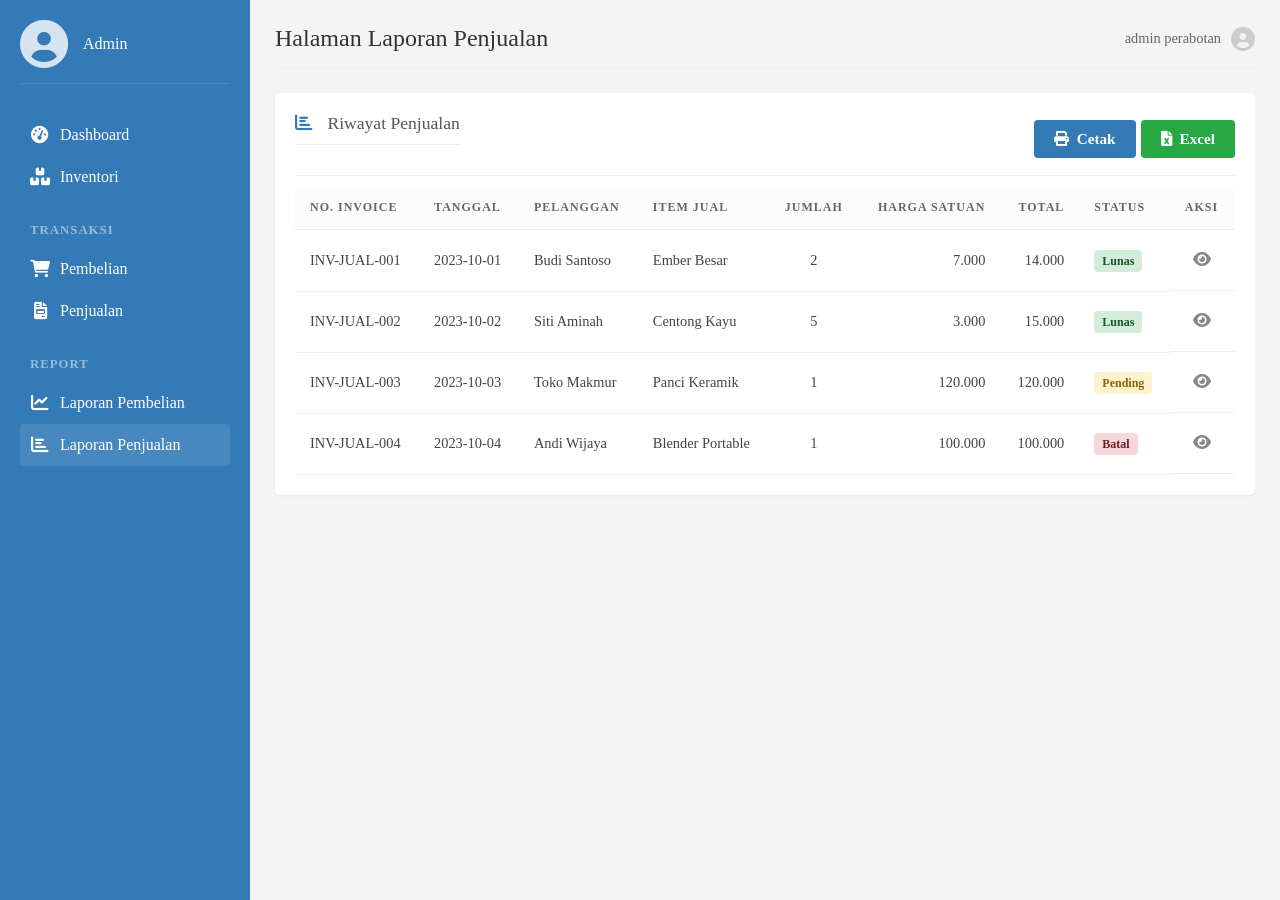
<file: LaporanPenjualan.html>
<!DOCTYPE html>
<html lang="id">
<head>
    <meta charset="UTF-8">
    <meta name="viewport" content="width=device-width, initial-scale=1.0">
    <title>Laporan Penjualan</title>
    <link rel="stylesheet" href="https://cdnjs.cloudflare.com/ajax/libs/font-awesome/6.0.0/css/all.min.css">
    
    <style>
        body { font-family: 'Segoe UI', serif; margin: 0; display: flex; background-color: #f4f4f4; height: 100vh; overflow: hidden; }
        .sidebar { width: 250px; background-color: #337ab7; color: #fff; padding: 20px; box-sizing: border-box; flex-shrink: 0; display: flex; flex-direction: column; }
        .admin-profile { display: flex; align-items: center; margin-bottom: 30px; padding-bottom: 15px; border-bottom: 1px solid rgba(255,255,255,0.1); }
        .admin-profile i { font-size: 3rem; margin-right: 15px; color: rgba(255,255,255,0.8); }
        .sidebar-menu { flex: 1; overflow-y: auto; }
        .sidebar a { display: block; color: #fff; text-decoration: none; padding: 12px 10px; border-radius: 4px; transition: background-color 0.3s; display: flex; align-items: center; }
        .sidebar a i { margin-right: 10px; width: 20px; text-align: center; font-size: 1.1rem; }
        .sidebar a:hover, .sidebar a.active { background-color: rgba(255, 255, 255, 0.1); }
        .sidebar h3 { margin-top: 25px; margin-bottom: 10px; font-size: 0.8rem; text-transform: uppercase; color: rgba(255, 255, 255, 0.5); letter-spacing: 1px; padding-left: 10px; }
        .main-content { flex: 1; padding: 25px; box-sizing: border-box; overflow-y: auto; display: flex; flex-direction: column; gap: 25px; }
        .header { display: flex; justify-content: space-between; align-items: center; padding-bottom: 15px; border-bottom: 1px solid #eee; }
        .header h2 { margin: 0; font-weight: 400; color: #333; }
        .user-info { display: flex; align-items: center; gap: 10px; color: #666; font-size: 0.9rem; }
        .user-info i { font-size: 1.5rem; color: #ccc; }
        .info-panel { background-color: #fff; padding: 25px; border-radius: 5px; box-shadow: 0 1px 3px rgba(0,0,0,0.05); }
        .info-panel h3 { margin-top: 0; margin-bottom: 20px; font-weight: 400; color: #555; border-bottom: 1px solid #eee; padding-bottom: 10px; font-size: 1.1rem; }
        .info-panel h3 i { margin-right: 10px; color: #337ab7; }
        .form-panel form { display: flex; flex-direction: column; gap: 15px; }
        .form-row { display: flex; gap: 20px; }
        .form-row.three-cols .form-group { flex: 1; }
        .form-group { flex: 1; display: flex; flex-direction: column; gap: 5px; }
        .form-group label { font-size: 0.85rem; color: #777; font-weight: 600; text-transform: uppercase; letter-spacing: 0.5px; }
        .form-group input, .form-group select { padding: 11px; border: 1px solid #ddd; border-radius: 4px; font-family: inherit; font-size: 0.95rem; color: #333; }
        .form-group input[readonly] { background-color: #f9f9f9; cursor: not-allowed; color: #888; border-color: #eee; }
        .form-group input:focus, .form-group select:focus { border-color: #337ab7; outline: none; box-shadow: 0 0 0 3px rgba(51, 122, 183, 0.1); }
        .form-actions { margin-top: 20px; display: flex; gap: 10px; justify-content: flex-end; }
        .btn { padding: 10px 20px; border: none; border-radius: 4px; cursor: pointer; font-family: inherit; font-size: 0.95rem; font-weight: 600; transition: background-color 0.2s, transform 0.1s; display: flex; align-items: center; gap: 8px; }
        .btn:active { transform: translateY(1px); }
        .btn-primary { background-color: #337ab7; color: white; }
        .btn-primary:hover { background-color: #286090; }
        .btn-secondary { background-color: #eee; color: #555; }
        .btn-secondary:hover { background-color: #e0e0e0; color: #333; }
        .table-panel { padding: 20px; }
        .table-container { overflow-x: auto; margin-top: 10px; }
        .data-table { width: 100%; border-collapse: collapse; font-size: 0.9rem; color: #444; min-width: 800px; }
        .data-table thead { background-color: #fcfcfc; }
        .data-table th, .data-table td { text-align: left; padding: 14px 15px; border-bottom: 1px solid #eee; }
        .data-table th { font-weight: 600; color: #666; text-transform: uppercase; font-size: 0.75rem; letter-spacing: 1px; }
        .data-table td { vertical-align: middle; }
        .data-table tbody tr:hover { background-color: #fafafa; }
        .data-table td.qty-col, .data-table th.qty-col { text-align: center; }
        .data-table td.amount-col, .data-table th.amount-col { text-align: right; }
        .action-cols { display: flex; gap: 6px; justify-content: center; }
        .btn-icon { background: none; border: 1px solid transparent; cursor: pointer; font-size: 1rem; padding: 6px; border-radius: 4px; transition: all 0.2s; color: #888; }
        .btn-edit:hover { color: #f0ad4e; background-color: rgba(240, 173, 78, 0.1); border-color: rgba(240, 173, 78, 0.2); }
        .btn-delete:hover { color: #d9534f; background-color: rgba(217, 83, 79, 0.1); border-color: rgba(217, 83, 79, 0.2); }
        ::-webkit-scrollbar { width: 8px; height: 8px; }
        ::-webkit-scrollbar-track { background: #f1f1f1; border-radius: 10px; }
        ::-webkit-scrollbar-thumb { background: #ccc; border-radius: 10px; }
        ::-webkit-scrollbar-thumb:hover { background: #aaa; }
        .card-header button { padding: 6px 12px; border: none; border-radius: 3px; cursor: pointer; font-size: 13px; color: white; background-color: #3c8dbc; transition: background-color 0.2s; }
        .card-header button:hover { background-color: #367fa9; }
        .status-badge { padding: 4px 8px; border-radius: 4px; font-size: 12px; font-weight: bold; }
        .status-lunas { background-color: #d4edda; color: #155724; }
        .status-pending { background-color: #fff3cd; color: #856404; }
        .status-batal { background-color: #f8d7da; color: #721c24; }
    </style>
</head>
<body>
    <div class="sidebar">
        <div class="admin-profile">
            <i class="fas fa-user-circle"></i>
            <span>Admin</span>
        </div>
        <div class="sidebar-menu">
            <a href="Dashboard.html"><i class="fas fa-tachometer-alt"></i> Dashboard</a>
            <a href="inventoriBarang.html"><i class="fas fa-boxes-stacked"></i> Inventori</a>
            <h3>Transaksi</h3>
            <a href="Pembelian.html"><i class="fas fa-shopping-cart"></i> Pembelian</a>
            <a href="Penjualan.html"><i class="fas fa-file-invoice"></i> Penjualan</a>
            <h3>Report</h3>
            <a href="LaporanPembelian.html"><i class="fas fa-chart-line"></i> Laporan Pembelian</a>
            <a href="LaporanPenjualan.html" class="active"><i class="fas fa-chart-bar"></i> Laporan Penjualan</a>
        </div>
    </div>
    <div class="main-content">
        <div class="header">
            <h2>Halaman Laporan Penjualan</h2>
            <div class="user-info">
                <span>admin perabotan</span>
                <i class="fas fa-user-circle"></i>
            </div>
        </div>
        <div class="info-panel table-panel">
            <div style="display: flex; justify-content: space-between; align-items: center; padding-bottom: 10px; border-bottom: 1px solid #eee;">
                <h3><i class="fas fa-chart-bar"></i> Riwayat Penjualan</h3>
                <div style="display: flex; gap: 5px;">
                    <button class="btn btn-primary" onclick="window.print()"><i class="fa fa-print"></i> Cetak</button>
                    <button class="btn" style="background-color: #28a745; color: white;"><i class="fa fa-file-excel"></i> Excel</button>
                </div>
            </div>
            <div class="table-container">
                <table class="data-table">
                    <thead>
                        <tr>
                            <th>No. Invoice</th>
                            <th>Tanggal</th>
                            <th>Pelanggan</th>
                            <th>Item Jual</th>
                            <th class="qty-col">Jumlah</th>
                            <th class="amount-col">Harga Satuan</th>
                            <th class="amount-col">Total</th>
                            <th>Status</th>
                            <th>Aksi</th>
                        </tr>
                    </thead>
                    <tbody>
                        <tr>
                            <td>INV-JUAL-001</td>
                            <td>2023-10-01</td>
                            <td>Budi Santoso</td>
                            <td>Ember Besar</td>
                            <td class="qty-col">2</td>
                            <td class="amount-col">7.000</td>
                            <td class="amount-col">14.000</td>
                            <td><span class="status-badge status-lunas">Lunas</span></td>
                            <td class="action-cols">
                                <button class="btn-icon" title="Detail"><i class="fa fa-eye"></i></button>
                            </td>
                        </tr>
                        <tr>
                            <td>INV-JUAL-002</td>
                            <td>2023-10-02</td>
                            <td>Siti Aminah</td>
                            <td>Centong Kayu</td>
                            <td class="qty-col">5</td>
                            <td class="amount-col">3.000</td>
                            <td class="amount-col">15.000</td>
                            <td><span class="status-badge status-lunas">Lunas</span></td>
                            <td class="action-cols">
                                <button class="btn-icon" title="Detail"><i class="fa fa-eye"></i></button>
                            </td>
                        </tr>
                        <tr>
                            <td>INV-JUAL-003</td>
                            <td>2023-10-03</td>
                            <td>Toko Makmur</td>
                            <td>Panci Keramik</td>
                            <td class="qty-col">1</td>
                            <td class="amount-col">120.000</td>
                            <td class="amount-col">120.000</td>
                            <td><span class="status-badge status-pending">Pending</span></td>
                            <td class="action-cols">
                                <button class="btn-icon" title="Detail"><i class="fa fa-eye"></i></button>
                            </td>
                        </tr>
                        <tr>
                            <td>INV-JUAL-004</td>
                            <td>2023-10-04</td>
                            <td>Andi Wijaya</td>
                            <td>Blender Portable</td>
                            <td class="qty-col">1</td>
                            <td class="amount-col">100.000</td>
                            <td class="amount-col">100.000</td>
                            <td><span class="status-badge status-batal">Batal</span></td>
                            <td class="action-cols">
                                <button class="btn-icon" title="Detail"><i class="fa fa-eye"></i></button>
                            </td>
                        </tr>
                    </tbody>
                </table>
            </div>
        </div>
    </div>
</body>
</html>
</file>
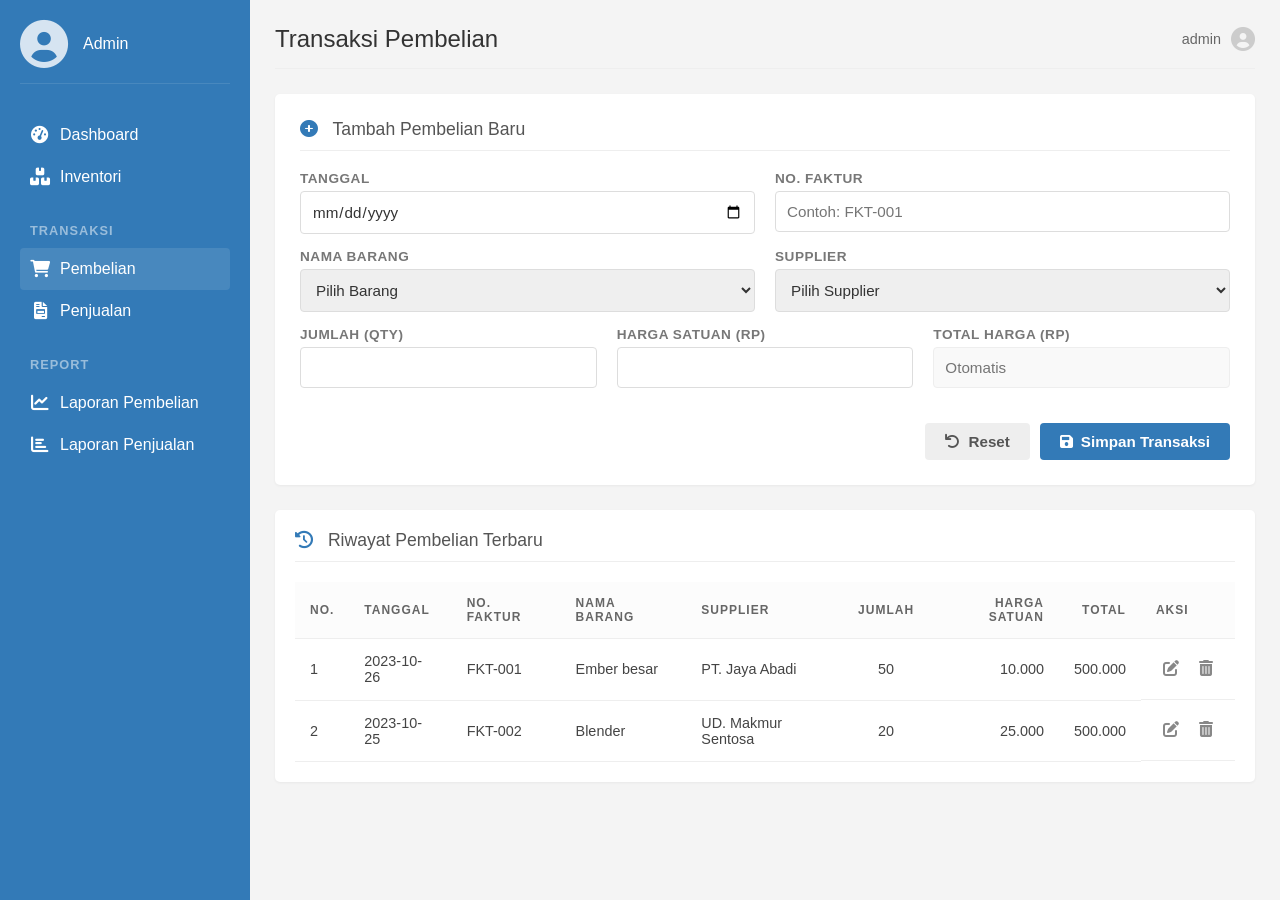
<file: Pembelian.html>
<!DOCTYPE html>
<html lang="en">
<head>
    <meta charset="UTF-8">
    <meta name="viewport" content="width=device-width, initial-scale=1.0">
    <title>Pembelian Barang - Sistem Inventori</title>
    <link rel="stylesheet" href="https://cdnjs.cloudflare.com/ajax/libs/font-awesome/6.0.0/css/all.min.css">
    <style>
        body { font-family: 'Segoe UI', sans-serif; margin: 0; display: flex; background-color: #f4f4f4; height: 100vh; overflow: hidden; }
        .sidebar { width: 250px; background-color: #337ab7; color: #fff; padding: 20px; box-sizing: border-box; flex-shrink: 0; display: flex; flex-direction: column; }
        .admin-profile { display: flex; align-items: center; margin-bottom: 30px; padding-bottom: 15px; border-bottom: 1px solid rgba(255,255,255,0.1); }
        .admin-profile i { font-size: 3rem; margin-right: 15px; color: rgba(255,255,255,0.8); }
        .sidebar-menu { flex: 1; overflow-y: auto; }
        .sidebar a { display: block; color: #fff; text-decoration: none; padding: 12px 10px; border-radius: 4px; transition: background-color 0.3s; display: flex; align-items: center; }
        .sidebar a i { margin-right: 10px; width: 20px; text-align: center; font-size: 1.1rem; }
        .sidebar a:hover, .sidebar a.active { background-color: rgba(255, 255, 255, 0.1); }
        .sidebar h3 { margin-top: 25px; margin-bottom: 10px; font-size: 0.8rem; text-transform: uppercase; color: rgba(255, 255, 255, 0.5); letter-spacing: 1px; padding-left: 10px; }
        .main-content { flex: 1; padding: 25px; box-sizing: border-box; overflow-y: auto; display: flex; flex-direction: column; gap: 25px; }
        .header { display: flex; justify-content: space-between; align-items: center; padding-bottom: 15px; border-bottom: 1px solid #eee; }
        .header h2 { margin: 0; font-weight: 400; color: #333; }
        .user-info { display: flex; align-items: center; gap: 10px; color: #666; font-size: 0.9rem; }
        .user-info i { font-size: 1.5rem; color: #ccc; }
        .info-panel { background-color: #fff; padding: 25px; border-radius: 5px; box-shadow: 0 1px 3px rgba(0,0,0,0.05); }
        .info-panel h3 { margin-top: 0; margin-bottom: 20px; font-weight: 400; color: #555; border-bottom: 1px solid #eee; padding-bottom: 10px; font-size: 1.1rem; }
        .info-panel h3 i { margin-right: 10px; color: #337ab7; }
        .form-panel form { display: flex; flex-direction: column; gap: 15px; }
        .form-row { display: flex; gap: 20px; }
        .form-row.three-cols .form-group { flex: 1; }
        .form-group { flex: 1; display: flex; flex-direction: column; gap: 5px; }
        .form-group label { font-size: 0.85rem; color: #777; font-weight: 600; text-transform: uppercase; letter-spacing: 0.5px; }
        .form-group input, .form-group select { padding: 11px; border: 1px solid #ddd; border-radius: 4px; font-family: inherit; font-size: 0.95rem; color: #333; }
        .form-group input[readonly] { background-color: #f9f9f9; cursor: not-allowed; color: #888; border-color: #eee; }
        .form-group input:focus, .form-group select:focus { border-color: #337ab7; outline: none; box-shadow: 0 0 0 3px rgba(51, 122, 183, 0.1); }
        .form-actions { margin-top: 20px; display: flex; gap: 10px; justify-content: flex-end; }
        .btn { padding: 10px 20px; border: none; border-radius: 4px; cursor: pointer; font-family: inherit; font-size: 0.95rem; font-weight: 600; transition: background-color 0.2s, transform 0.1s; display: flex; align-items: center; gap: 8px; }
        .btn:active { transform: translateY(1px); }
        .btn-primary { background-color: #337ab7; color: white; }
        .btn-primary:hover { background-color: #286090; }
        .btn-secondary { background-color: #eee; color: #555; }
        .btn-secondary:hover { background-color: #e0e0e0; color: #333; }
        .table-panel { padding: 20px; }
        .table-container { overflow-x: auto; margin-top: 10px; }
        .data-table { width: 100%; border-collapse: collapse; font-size: 0.9rem; color: #444; min-width: 800px; }
        .data-table thead { background-color: #fcfcfc; }
        .data-table th, .data-table td { text-align: left; padding: 14px 15px; border-bottom: 1px solid #eee; }
        .data-table th { font-weight: 600; color: #666; text-transform: uppercase; font-size: 0.75rem; letter-spacing: 1px; }
        .data-table td { vertical-align: middle; }
        .data-table tbody tr:hover { background-color: #fafafa; }
        .data-table td.qty-col, .data-table th.qty-col { text-align: center; }
        .data-table td.amount-col, .data-table th.amount-col { text-align: right; }
        .action-cols { display: flex; gap: 6px; justify-content: center; }
        .btn-icon { background: none; border: 1px solid transparent; cursor: pointer; font-size: 1rem; padding: 6px; border-radius: 4px; transition: all 0.2s; color: #888; }
        .btn-edit:hover { color: #f0ad4e; background-color: rgba(240, 173, 78, 0.1); border-color: rgba(240, 173, 78, 0.2); }
        .btn-delete:hover { color: #d9534f; background-color: rgba(217, 83, 79, 0.1); border-color: rgba(217, 83, 79, 0.2); }
        ::-webkit-scrollbar { width: 8px; height: 8px; }
        ::-webkit-scrollbar-track { background: #f1f1f1; border-radius: 10px; }
        ::-webkit-scrollbar-thumb { background: #ccc; border-radius: 10px; }
        ::-webkit-scrollbar-thumb:hover { background: #aaa; }
    </style>
</head>
<body>
    <div class="sidebar">
        <div class="admin-profile">
            <i class="fas fa-user-circle"></i>
            <span>Admin</span>
        </div>
        <div class="sidebar-menu">
            <a href="Dashboard.html"><i class="fas fa-tachometer-alt"></i> Dashboard</a>
            <a href="inventoriBarang.html"><i class="fas fa-boxes-stacked"></i> Inventori</a>
            <h3>Transaksi</h3>
            <a href="Pembelian.html" class="active"><i class="fas fa-shopping-cart"></i> Pembelian</a>
            <a href="Penjualan.html"><i class="fas fa-file-invoice"></i> Penjualan</a>
            <h3>Report</h3>
            <a href="LaporanPembelian.html"><i class="fas fa-chart-line"></i> Laporan Pembelian</a>
            <a href="LaoranPenjualan.html"><i class="fas fa-chart-bar"></i> Laporan Penjualan</a>
        </div>
    </div>
    <div class="main-content">
        <div class="header">
            <h2>Transaksi Pembelian</h2>
            <div class="user-info">
                <span>admin</span>
                <i class="fas fa-user-circle"></i>
            </div>
        </div>
        <div class="info-panel form-panel">
            <h3><i class="fas fa-plus-circle"></i> Tambah Pembelian Baru</h3>
            <form action="#" method="post">
                <div class="form-row">
                    <div class="form-group">
                        <label for="tgl_beli">Tanggal</label>
                        <input type="date" id="tgl_beli" name="tgl_beli" required>
                    </div>
                    <div class="form-group">
                        <label for="no_faktur">No. Faktur</label>
                        <input type="text" id="no_faktur" name="no_faktur" placeholder="Contoh: FKT-001" required>
                    </div>
                </div>
                <div class="form-row">
                    <div class="form-group">
                        <label for="nama_barang">Nama Barang</label>
                        <select id="nama_barang" name="nama_barang" required>
                            <option value="" disabled selected>Pilih Barang</option>
                            <option value="ember_besar">Ember besar</option>
                            <option value="blender">Blender</option>
                        </select>
                    </div>
                    <div class="form-group">
                        <label for="supplier">Supplier</label>
                        <select id="supplier" name="supplier" required>
                            <option value="" disabled selected>Pilih Supplier</option>
                            <option value="sup_jaya">PT. Jaya Abadi</option>
                            <option value="sup_makmur">UD. Makmur Sentosa</option>
                        </select>
                    </div>
                </div>
                <div class="form-row three-cols">
                    <div class="form-group">
                        <label for="jumlah">Jumlah (Qty)</label>
                        <input type="number" id="jumlah" name="jumlah" min="1" required>
                    </div>
                    <div class="form-group">
                        <label for="harga_satuan">Harga Satuan (Rp)</label>
                        <input type="number" id="harga_satuan" name="harga_satuan" min="0" required>
                    </div>
                    <div class="form-group">
                        <label for="total_harga">Total Harga (Rp)</label>
                        <input type="number" id="total_harga" name="total_harga" readonly placeholder="Otomatis">
                    </div>
                </div>
                <div class="form-actions">
                    <button type="reset" class="btn btn-secondary"><i class="fas fa-undo"></i> Reset</button>
                    <button type="submit" class="btn btn-primary"><i class="fas fa-save"></i> Simpan Transaksi</button>
                </div>
            </form>
        </div>
        <div class="info-panel table-panel">
            <h3><i class="fas fa-history"></i> Riwayat Pembelian Terbaru</h3>
            <div class="table-container">
                <table class="data-table">
                    <thead>
                        <tr>
                            <th>No.</th>
                            <th>Tanggal</th>
                            <th>No. Faktur</th>
                            <th>Nama Barang</th>
                            <th>Supplier</th>
                            <th class="qty-col">Jumlah</th>
                            <th class="amount-col">Harga Satuan</th>
                            <th class="amount-col">Total</th>
                            <th>Aksi</th>
                        </tr>
                    </thead>
                    <tbody>
                        <tr>
                            <td>1</td>
                            <td>2023-10-26</td>
                            <td>FKT-001</td>
                            <td>Ember besar</td>
                            <td>PT. Jaya Abadi</td>
                            <td class="qty-col">50</td>
                            <td class="amount-col">10.000</td>
                            <td class="amount-col">500.000</td>
                            <td class="action-cols">
                                <button class="btn-icon btn-edit" title="Edit"><i class="fas fa-edit"></i></button>
                                <button class="btn-icon btn-delete" title="Hapus"><i class="fas fa-trash-alt"></i></button>
                            </td>
                        </tr>
                        <tr>
                            <td>2</td>
                            <td>2023-10-25</td>
                            <td>FKT-002</td>
                            <td>Blender</td>
                            <td>UD. Makmur Sentosa</td>
                            <td class="qty-col">20</td>
                            <td class="amount-col">25.000</td>
                            <td class="amount-col">500.000</td>
                            <td class="action-cols">
                                <button class="btn-icon btn-edit" title="Edit"><i class="fas fa-edit"></i></button>
                                <button class="btn-icon btn-delete" title="Hapus"><i class="fas fa-trash-alt"></i></button>
                            </td>
                        </tr>
                    </tbody>
                </table>
            </div>
        </div>
    </div>
    <script>
        const jumlahInput = document.getElementById('jumlah');
        const hargaSatuanInput = document.getElementById('harga_satuan');
        const totalHargaInput = document.getElementById('total_harga');
        function hitungTotal() {
            const jumlah = parseFloat(jumlahInput.value) || 0;
            const hargaSatuan = parseFloat(hargaSatuanInput.value) || 0;
            totalHargaInput.value = (jumlah * hargaSatuan).toFixed(0);
        }
        jumlahInput.addEventListener('input', hitungTotal);
        hargaSatuanInput.addEventListener('input', hitungTotal);
    </script>
</body>
</html>
</file>
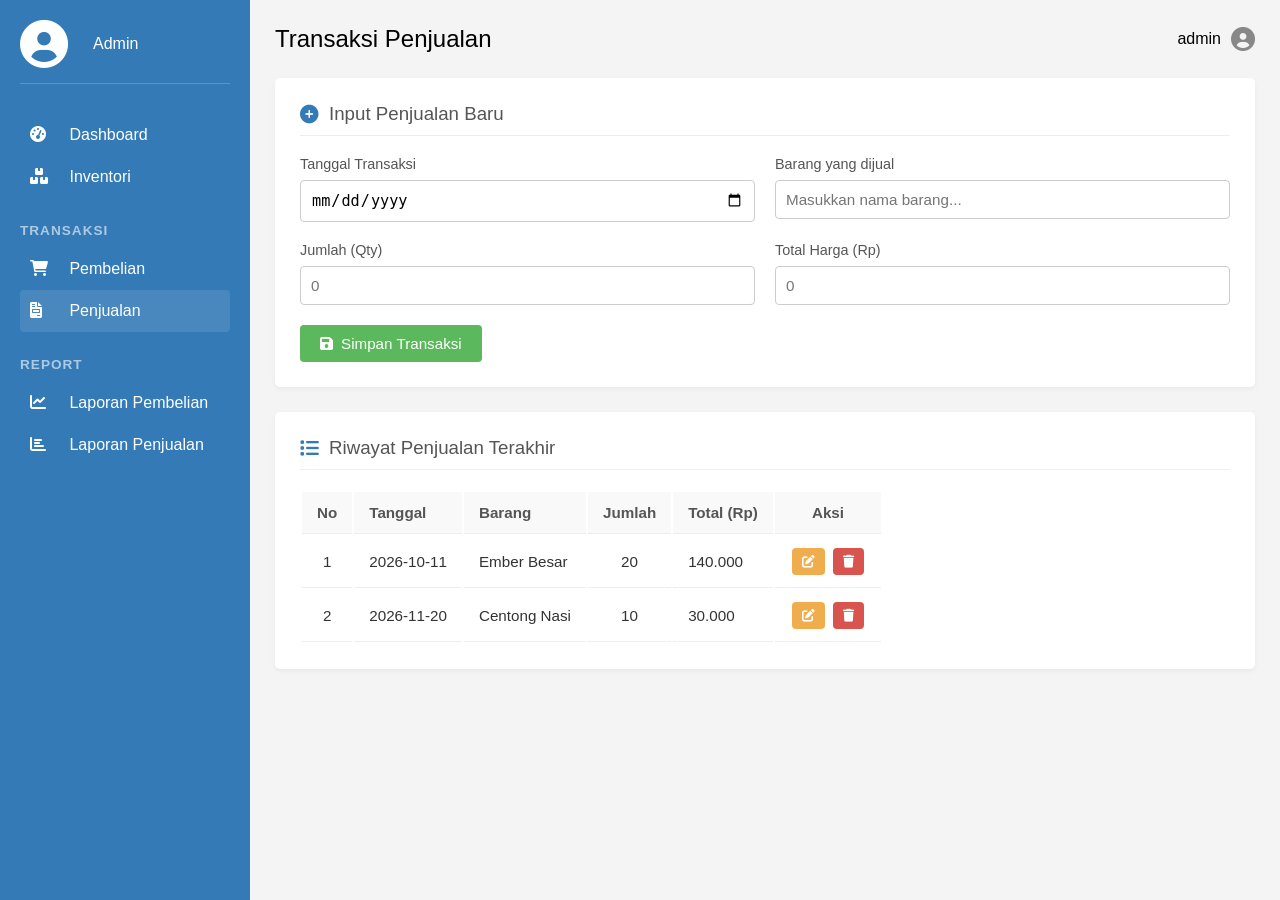
<file: penjualan.html>
<!doctype html>
<html lang="en">
  <head>
    <meta charset="UTF-8" />
    <meta name="viewport" content="width=device-width, initial-scale=1.0" />
    <title>Transaksi Penjualan - Sistem Inventori</title>
    <link
      rel="stylesheet"
      href="https://cdnjs.cloudflare.com/ajax/libs/font-awesome/6.0.0/css/all.min.css"
    />

    <style>
      body {
        font-family: "Segoe UI", Arial, sans-serif;
        margin: 0;
        padding: 0;
        display: flex;
        height: 100vh;
        background-color: #f4f4f4;
      }

      .sidebar {
        width: 250px;
        background-color: #337ab7;
        color: #fff;
        padding: 20px;
        box-sizing: border-box;
        flex-shrink: 0;
      }

      .admin-profile {
        display: flex;
        align-items: center;
        margin-bottom: 30px;
        padding-bottom: 15px;
        border-bottom: 1px solid rgba(255, 255, 255, 0.2);
      }

      .admin-profile i {
        font-size: 3rem;
        margin-right: 15px;
      }

      .sidebar a {
        display: block;
        color: #fff;
        text-decoration: none;
        padding: 12px 10px;
        border-radius: 4px;
        transition: background-color 0.3s;
      }

      .sidebar a i:first-child {
        width: 25px;
        margin-right: 10px;
      }

      .sidebar a:hover,
      .sidebar a.active {
        background-color: rgba(255, 255, 255, 0.1);
      }

      .sidebar h3 {
        margin-top: 25px;
        margin-bottom: 10px;
        font-size: 0.85rem;
        text-transform: uppercase;
        letter-spacing: 1px;
        color: rgba(255, 255, 255, 0.6);
      }

      .main-content {
        flex: 1;
        padding: 25px;
        box-sizing: border-box;
        overflow-y: auto;
      }

      .header {
        display: flex;
        justify-content: space-between;
        align-items: center;
        margin-bottom: 25px;
      }

      .header h2 {
        margin: 0;
        font-weight: 400;
      }

      .user-info {
        display: flex;
        align-items: center;
      }

      .user-info i {
        font-size: 1.5rem;
        margin-left: 10px;
        color: #888;
      }

      .panel {
        background-color: #fff;
        padding: 25px;
        border-radius: 5px;
        box-shadow: 0 2px 5px rgba(0, 0, 0, 0.05);
        margin-bottom: 25px;
      }

      .panel h3 {
        margin-top: 0;
        margin-bottom: 20px;
        font-weight: 400;
        color: #555;
        border-bottom: 1px solid #eee;
        padding-bottom: 10px;
        display: flex;
        align-items: center;
        gap: 10px;
      }

      .form-grid {
        display: grid;
        grid-template-columns: 1fr 1fr;
        gap: 20px;
        margin-bottom: 20px;
      }

      .form-group {
        display: flex;
        flex-direction: column;
        gap: 8px;
      }

      .form-row {
        display: flex;
        gap: 15px;
        margin-bottom: 15px;
      }
      .form-group {
        flex: 1;
      }

      .form-group label {
        font-size: 0.9rem;
        color: #555;
      }

      .form-group input {
        padding: 10px;
        border: 1px solid #ccc;
        border-radius: 4px;
        outline: none;
        font-size: 0.95rem;
      }

      .form-group input:focus {
        border-color: #337ab7;
      }

      .btn-submit {
        background-color: #5cb85c; /* Warna hijau senada dengan card dashboard */
        color: white;
        border: none;
        padding: 10px 20px;
        border-radius: 4px;
        cursor: pointer;
        font-size: 0.95rem;
        display: inline-flex;
        align-items: center;
        gap: 8px;
        transition: 0.3s;
      }

      .btn-submit:hover {
        background-color: #4cae4c;
      }

      <<<<<<< HEAD
=======
>>>>>>> 8b33511da04a24e6b0b3bec383a1a8997675a4c1
      table {
        width: 100%;
        border-collapse: collapse;
      }

      th,
      td {
        padding: 12px 15px;
        border-bottom: 1px solid #eee;
        text-align: left;
        font-size: 0.95rem;
        color: #333;
      }

      th {
        color: #555;
        font-weight: 600;
        background-color: #f9f9f9;
      }

      .text-center {
        text-align: center;
      }

      .btn-action {
        border: none;
        color: white;
        padding: 6px 10px;
        border-radius: 4px;
        cursor: pointer;
        font-size: 0.8rem;
        margin: 0 2px;
        transition: 0.3s;
      }

      .btn-edit {
        background-color: #f0ad4e;
      } /* Oranye */
      .btn-edit:hover {
        background-color: #ec971f;
      }

      .btn-delete {
        background-color: #d9534f;
      } /* Merah */
      .btn-delete:hover {
        background-color: #c9302c;
      }
    </style>
  </head>
  <body>
    <div class="sidebar">
      <div class="admin-profile">
        <i class="fas fa-user-circle"></i>
        <a href="#">Admin</a>
      </div>

      <a href="Dashboard.html"><i class="fas fa-tachometer-alt"></i> Dashboard</a>
      <a href="inventoriBarang.html"
        ><i class="fas fa-boxes-stacked"></i> Inventori</a
      >

      <h3>Transaksi</h3>
      <a href="Pembelian.html"
        ><i class="fas fa-shopping-cart"></i> Pembelian</a
      >
      <a href="Penjualan.html" class="active"
        ><i class="fas fa-file-invoice"></i> Penjualan</a
      >

      <h3>Report</h3>
      <a href="LaporanPembelian.html"
        ><i class="fas fa-chart-line"></i> Laporan Pembelian</a
      >
      <a href="LaporanPenjualan.html"
        ><i class="fas fa-chart-bar"></i> Laporan Penjualan</a
      >
    </div>

    <div class="main-content">
      <div class="header">
        <h2>Transaksi Penjualan</h2>
        <div class="user-info">
          <span>admin</span>
          <i class="fas fa-user-circle"></i>
        </div>
      </div>

      <div class="panel">
        <h3>
          <i class="fas fa-plus-circle" style="color: #337ab7"></i> Input
          Penjualan Baru
        </h3>

        <div class="form-grid">
          <div class="form-group">
            <label>Tanggal Transaksi</label>
            <input type="date" />
          </div>
          <div class="form-group">
            <label>Barang yang dijual</label>
            <input type="text" placeholder="Masukkan nama barang..." />
          </div>
          <div class="form-group">
            <label>Jumlah (Qty)</label>
            <input type="number" placeholder="0" />
          </div>
          <div class="form-group">
            <label>Total Harga (Rp)</label>
            <input type="number" placeholder="0" />
          </div>
        </div>

        <button class="btn-submit">
          <i class="fas fa-save"></i> Simpan Transaksi
        </button>
      </div>

      <div class="panel">
        <h3>
          <i class="fas fa-list" style="color: #337ab7"></i> Riwayat Penjualan
          Terakhir
        </h3>

        <div style="overflow-x: auto">
          <table>
            <thead>
              <tr>
                <th class="text-center">No</th>
                <th>Tanggal</th>
                <th>Barang</th>
                <th class="text-center">Jumlah</th>
                <th>Total (Rp)</th>
                <th class="text-center">Aksi</th>
              </tr>
            </thead>
            <tbody>
              <tr>
                <td class="text-center">1</td>
                <td>2026-10-11</td>
                <td>Ember Besar</td>
                <td class="text-center">20</td>
                <td>140.000</td>
                <td class="text-center">
                  <button class="btn-action btn-edit" title="Edit">
                    <i class="fas fa-edit"></i>
                  </button>
                  <button class="btn-action btn-delete" title="Hapus">
                    <i class="fas fa-trash"></i>
                  </button>
                </td>
              </tr>
              <tr>
                <td class="text-center">2</td>
                <td>2026-11-20</td>
                <td>Centong Nasi</td>
                <td class="text-center">10</td>
                <td>30.000</td>
                <td class="text-center">
                  <button class="btn-action btn-edit" title="Edit">
                    <i class="fas fa-edit"></i>
                  </button>
                  <button class="btn-action btn-delete" title="Hapus">
                    <i class="fas fa-trash"></i>
                  </button>
                </td>
              </tr>
            </tbody>
          </table>
        </div>
      </div>
    </div>

    <script>
      // Script dari index
      function toggleDropdown() {
        var dropdown = document.getElementById("adminMenu");
        if (dropdown) {
          dropdown.style.display =
            dropdown.style.display === "block" ? "none" : "block";
        }
      }
    </script>
  </body>
</html>
</file>
